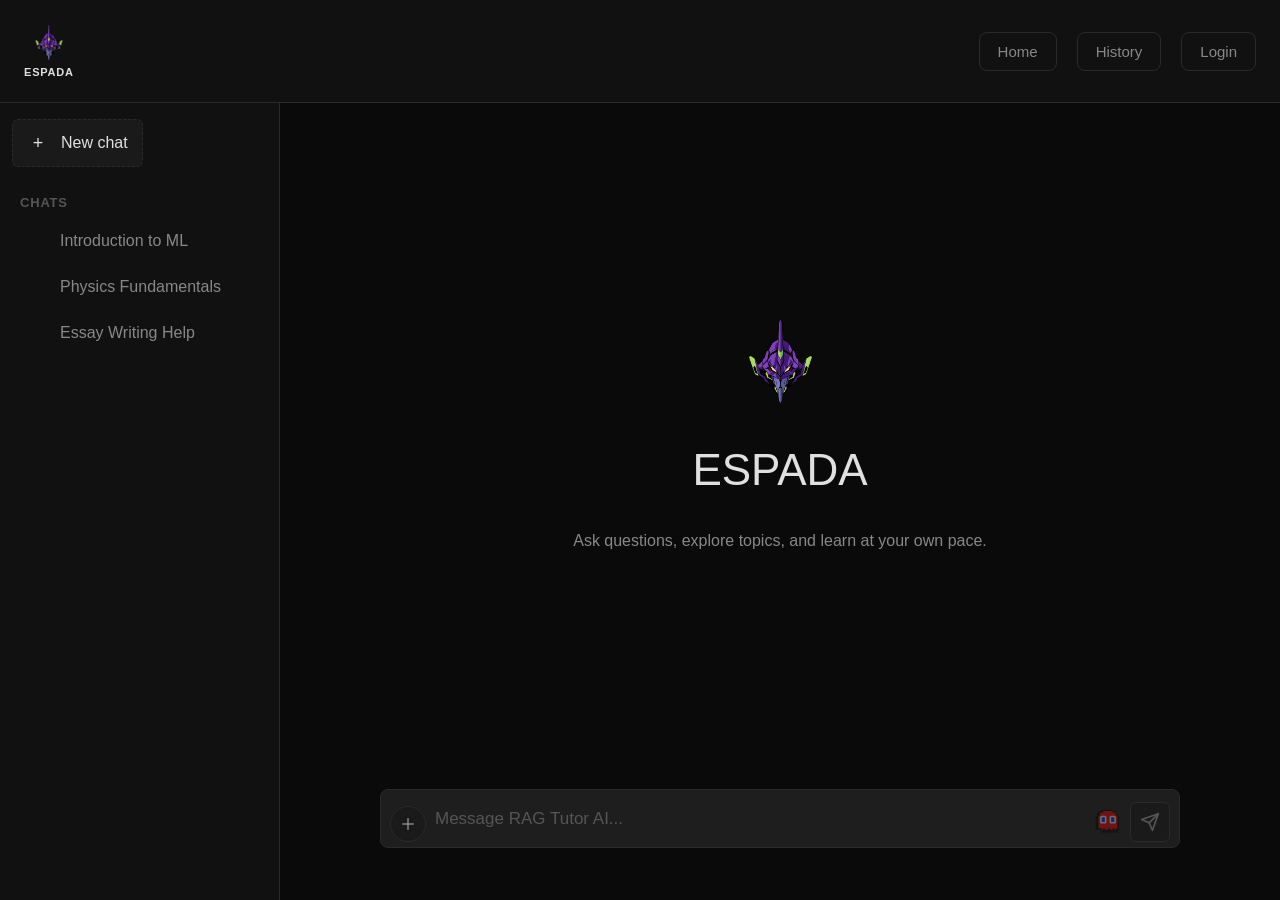
<file: first_Project/index.html>
<!DOCTYPE html>
<html lang="en">

<head>
  <meta charset="UTF-8">
  <meta name="viewport" content="width=device-width, initial-scale=1.0">
  <title>RAG Tutor AI</title>
  <link rel="stylesheet" href="style.css">
</head>

<body>


  <!-- NAVIGATION BAR -->

  <nav id="site-header" class="site-header">
    <div class="site-header__brand">
      <img src="resources/icons/main_icon.png" alt="ESPADA Logo" class="brand-logo-img">
      <span id="logo" class="brand-title">ESPADA</span>
    </div>
    <div class="site-header__links">
      <a href="#" id="nav-home" class="nav-link">Home</a>
      <a href="#" id="nav-history" class="nav-link">History</a>
      <a href="login.html" id="nav-login" class="nav-link">Login</a>
    </div>
  </nav>


  <!-- MAIN CONTENT -->

  <div class="main-layout">

    <!-- Sidebar -->

    <aside id="chat-sidebar" class="chat-sidebar">
      <div class="sidebar-section">
        <button type="button" id="new-chat-btn" class="sidebar-item sidebar-item--highlighted">
          <span class="sidebar-item__icon">+</span>
          <span class="sidebar-item__label">New chat</span>
        </button>
      </div>
      <div class="sidebar-section">
        <div class="sidebar-section__title">Chats</div>
        <div class="sidebar-item">
          <span class="sidebar-item__icon"> </span>
          <span class="sidebar-item__label">Introduction to ML</span>
        </div>
        <div class="sidebar-item">
          <span class="sidebar-item__icon"></span>
          <span class="sidebar-item__label">Physics Fundamentals</span>
        </div>
        <div class="sidebar-item">
          <span class="sidebar-item__icon"> </span>
          <span class="sidebar-item__label">Essay Writing Help</span>
        </div>
      </div>
    </aside>

    <!-- Chat Area -->

    <main id="chat-container" class="chat-container">
      <div id="message-list" class="message-list">

        <!-- Welcome State -->

        <div class="welcome-screen">
          <div class="welcome-screen__icon">
            <img src="resources/icons/main_icon.png" alt="ESPADA Logo" height="89">
          </div>
          <h1 class="welcome-screen__title">ESPADA</h1>
          <p class="welcome-screen__subtitle">
            Ask questions, explore topics, and learn at your own pace.
          </p>
        </div>



        <!-- Input Area -->

        <div class="input-area">
          <div class="input-wrapper">
            <div id="file-preview-container" class="file-preview-container"></div>
            <input type="file" id="file-input" class="file-input" multiple style="display: none;">
            <button type="button" id="upload-button" class="upload-button" aria-label="Upload file" title="Attach file">
              <svg width="20" height="20" viewBox="0 0 24 24" fill="none" stroke="currentColor" stroke-width="2"
                stroke-linecap="round" stroke-linejoin="round">
                <line x1="12" y1="5" x2="12" y2="19"></line>
                <line x1="5" y1="12" x2="19" y2="12"></line>
              </svg>
            </button>
            <textarea id="chat-input" class="chat-input" placeholder="Message RAG Tutor AI..." rows="1"></textarea>

            <div id="pacman-typing-indicator" class="pacman-typing-indicator"
              title="Pac-Man ghost eyes tracking your typing...">
              <svg class="pacman-ghost-svg" viewBox="0 0 16 16" width="28" height="28">
                <!-- Black border outline -->
                <path fill="#000"
                  d="M5 0h6v1h2v1h1v2h1v9h-1v2h-1v-1h-1v1h-1v-1h-1v1h-2v-1h-1v1h-1v-1h-1v1h-1v-2H0V4h1V2h1V1h2V0z" />
                <!-- Red ghost body -->
                <path fill="#FF0000" d="M5 1h6v1h2v2h1v8h-1v1h-1v-1h-1v1h-2v-1h-1v1h-2v-1h-1v1h-1v-1H2V4h1V2h2V1z" />
                <!-- White eye sockets -->
                <rect x="3" y="4" width="4" height="5" fill="#FFF" rx="1" />
                <rect x="9" y="4" width="4" height="5" fill="#FFF" rx="1" />
                <!-- Moving Blue Pupils -->
                <g class="ghost-pupils">
                  <rect x="4" y="5" width="2" height="3" fill="#0033FF" />
                  <rect x="10" y="5" width="2" height="3" fill="#0033FF" />
                </g>
              </svg>
            </div>

            <button id="send-button" class="send-button">
              <svg width="16" height="16" viewBox="0 0 24 24" fill="none" stroke="currentColor" stroke-width="2"
                stroke-linecap="round" stroke-linejoin="round">
                <line x1="22" y1="2" x2="11" y2="13"></line>
                <polygon points="22 2 15 22 11 13 2 9 22 2"></polygon>
              </svg>
            </button>
          </div>
        </div>
    </main>
  </div>
  <script src="script.js" defer></script>
</body>

</html>
</file>
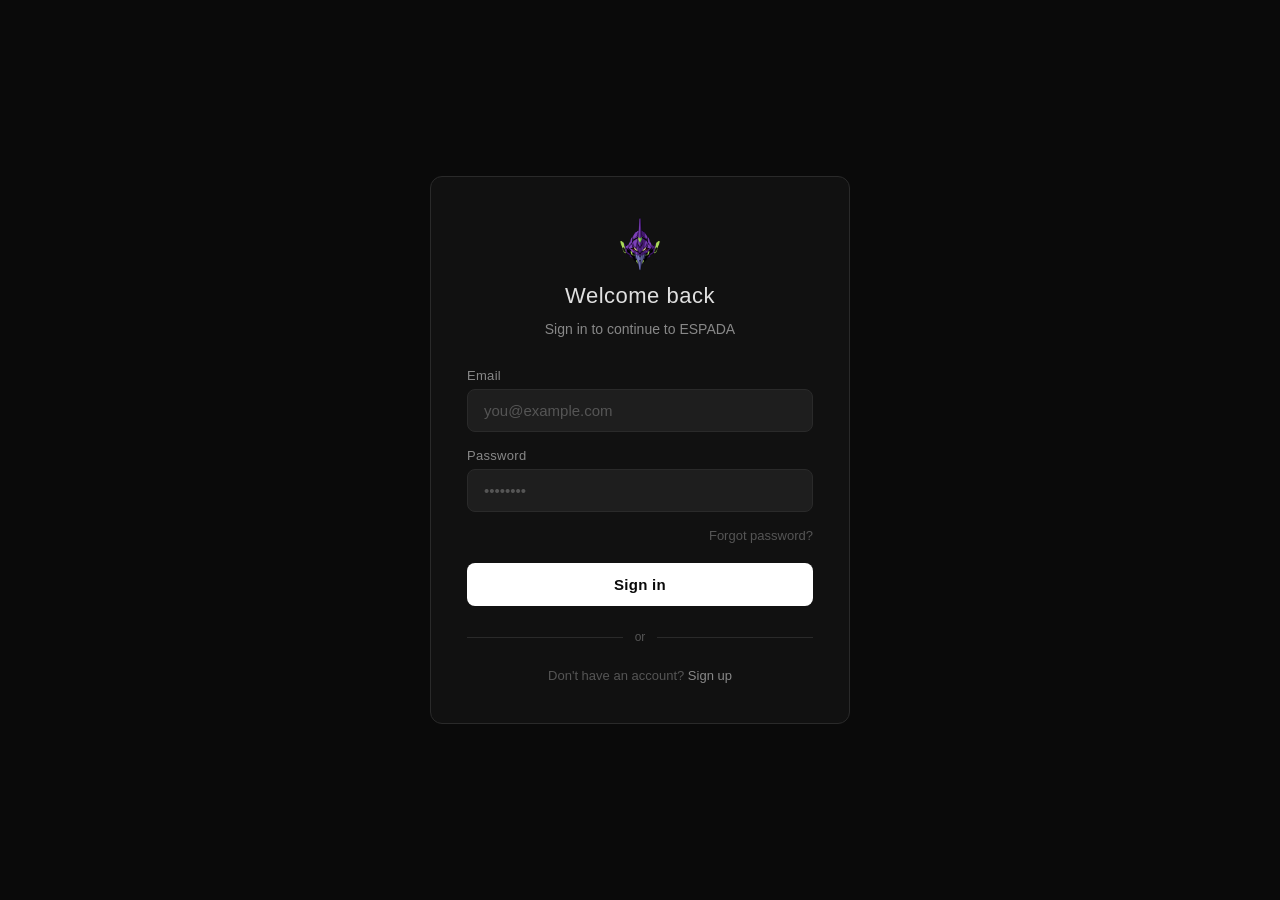
<file: first_Project/login.html>
<!DOCTYPE html>
<html lang="en">

<head>
    <meta charset="UTF-8">
    <meta name="viewport" content="width=device-width, initial-scale=1.0">
    <title>Login — ESPADA</title>
    <meta name="description" content="Sign in to ESPADA, your intelligent educational AI tutor.">
    <link rel="stylesheet" href="style.css">
</head>

<body class="auth-page">



    <!-- LOGIN CONTENT -->

    <div class="login-page">
        <div class="login-card">

            <div class="login-card__header">
                <img src="resources/icons/main_icon.png" alt="ESPADA Logo" class="login-card__logo">
                <h1 class="login-card__title">Welcome back</h1>
                <p class="login-card__subtitle">Sign in to continue to ESPADA</p>
            </div>

            <form class="login-form" id="login-form" novalidate>

                <div class="form-field">
                    <label for="login-email">Email</label>
                    <input type="email" id="login-email" name="email" placeholder="you@example.com" autocomplete="email"
                        required>
                </div>

                <div class="form-field">
                    <label for="login-password">Password</label>
                    <input type="password" id="login-password" name="password" placeholder="••••••••"
                        autocomplete="current-password" required>
                </div>

                <a href="#" class="forgot-link" id="forgot-password-link">Forgot password?</a>

                <p class="login-error" id="login-error">Invalid email or password. Please try again.</p>

                <button type="submit" class="login-btn" id="login-submit-btn">Sign in</button>

            </form>

            <div class="login-divider">or</div>

            <div class="login-card__footer">
                Don't have an account? <a href="register.html" id="signup-link">Sign up</a>
            </div>

        </div>
    </div>

    <script src="script.js" defer></script>
</body>

</html>
</file>
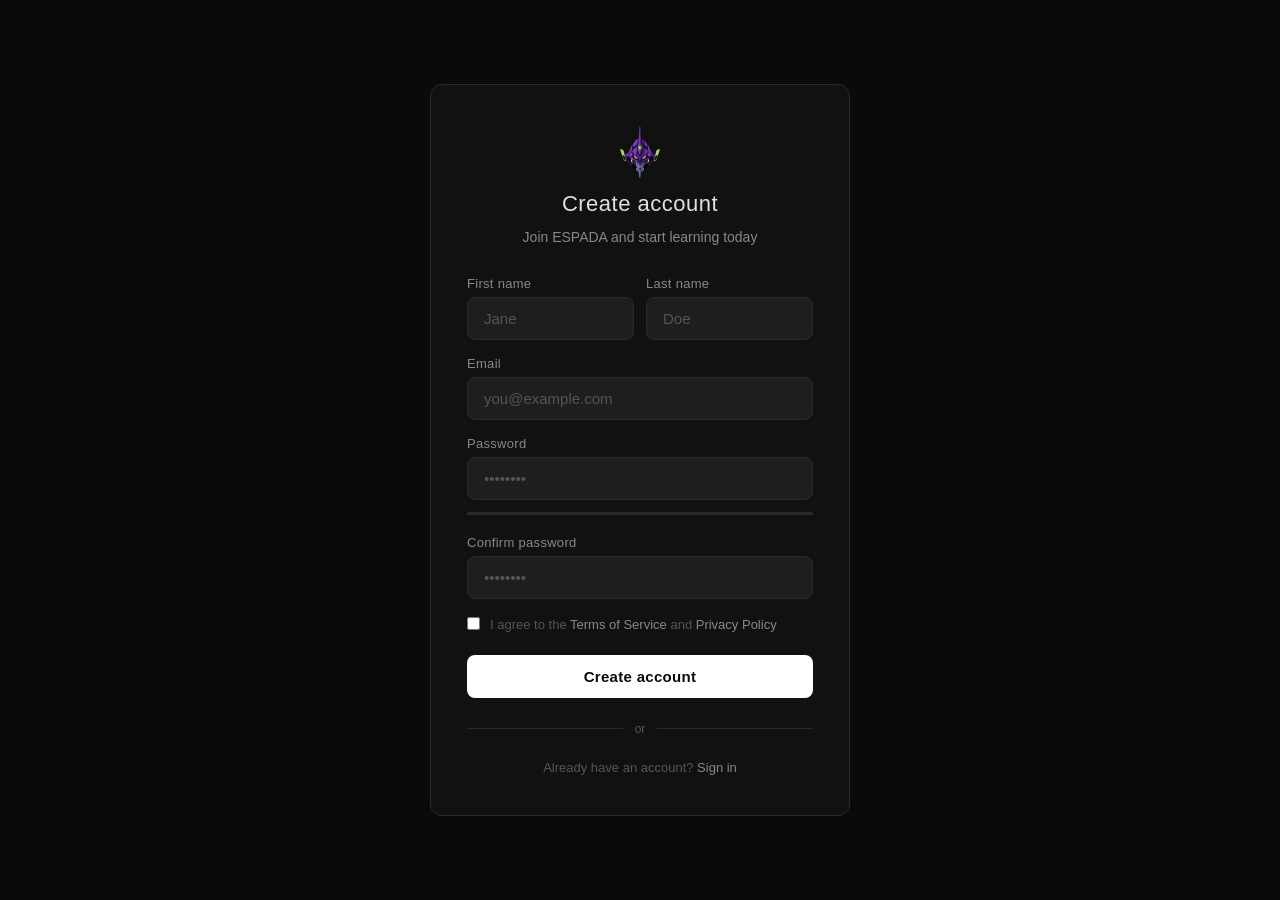
<file: first_Project/register.html>
<!DOCTYPE html>
<html lang="en">

<head>
    <meta charset="UTF-8">
    <meta name="viewport" content="width=device-width, initial-scale=1.0">
    <title>Register — ESPADA</title>
    <meta name="description" content="Create your ESPADA account and start learning today.">
    <link rel="stylesheet" href="style.css">
</head>

<body class="auth-page">



    <!-- REGISTER CONTENT -->

    <div class="login-page">
        <div class="login-card">

            <div class="login-card__header">
                <img src="resources/icons/main_icon.png" alt="ESPADA Logo" class="login-card__logo">
                <h1 class="login-card__title">Create account</h1>
                <p class="login-card__subtitle">Join ESPADA and start learning today</p>
            </div>

            <form class="login-form" id="register-form" novalidate>

                <div class="form-row">
                    <div class="form-field">
                        <label for="reg-firstname">First name</label>
                        <input type="text" id="reg-firstname" name="firstname"
                            placeholder="Jane" autocomplete="given-name" required>
                    </div>
                    <div class="form-field">
                        <label for="reg-lastname">Last name</label>
                        <input type="text" id="reg-lastname" name="lastname"
                            placeholder="Doe" autocomplete="family-name" required>
                    </div>
                </div>

                <div class="form-field">
                    <label for="reg-email">Email</label>
                    <input type="email" id="reg-email" name="email"
                        placeholder="you@example.com" autocomplete="email" required>
                </div>

                <div class="form-field">
                    <label for="reg-password">Password</label>
                    <input type="password" id="reg-password" name="password"
                        placeholder="••••••••" autocomplete="new-password" required>
                    <div class="password-strength">
                        <div class="password-strength__track">
                            <div class="password-strength__fill" id="strength-fill"></div>
                        </div>
                        <span class="password-strength__label" id="strength-label"></span>
                    </div>
                </div>

                <div class="form-field">
                    <label for="reg-confirm">Confirm password</label>
                    <input type="password" id="reg-confirm" name="confirm"
                        placeholder="••••••••" autocomplete="new-password" required>
                </div>

                <div class="terms-row">
                    <input type="checkbox" id="reg-terms" name="terms">
                    <label for="reg-terms">
                        I agree to the <a href="#" id="terms-link">Terms of Service</a>
                        and <a href="#" id="privacy-link">Privacy Policy</a>
                    </label>
                </div>

                <p class="login-error" id="register-error">Please fill in all fields correctly.</p>

                <button type="submit" class="login-btn" id="register-submit-btn">Create account</button>

            </form>

            <div class="login-divider">or</div>

            <div class="login-card__footer">
                Already have an account? <a href="login.html" id="signin-link">Sign in</a>
            </div>

        </div>
    </div>

    <script src="script.js" defer></script>
</body>

</html>
</file>
<file: first_Project/style.css>
*,
*::before,
*::after {
  margin: 0;
  padding: 0;
  box-sizing: border-box;
}

:root {
  --color-bg-primary: #0a0a0a;
  --color-bg-secondary: #111111;
  --color-bg-tertiary: #1a1a1a;
  --color-bg-input: #1e1e1e;
  --color-border: #2a2a2a;
  --color-text-primary: #e0e0e0;
  --color-text-secondary: #888888;
  --color-text-muted: #555555;
  --color-accent: #ffffff;
  --color-accent-hover: #cccccc;
}

body {
  font-family: -apple-system, BlinkMacSystemFont, 'Segoe UI', Roboto, 'Helvetica Neue', Arial, sans-serif;
  background-color: var(--color-bg-primary);
  color: var(--color-text-primary);
  height: 100vh;
  display: flex;
  flex-direction: column;
  overflow: hidden;
}

/* Site Header (Navigation) */
.site-header {
  display: flex;
  align-items: center;
  justify-content: space-between;
  padding: 24px 24px;
  border-bottom: 1px solid var(--color-border);
  background-color: var(--color-bg-secondary);
  flex-shrink: 0;
}

.site-header__brand {
  display: flex;
  flex-direction: column;
  align-items: center;
  gap: 4px;
}

.brand-logo-img {
  height: 38px;
  width: auto;
  object-fit: contain;
}

.brand-title {
  font-size: 11px;
  font-weight: 600;
  color: var(--color-text-primary);
  letter-spacing: 0.8px;
  text-transform: uppercase;
}

.site-header__links {
  display: flex;
  gap: 20px;
}

.nav-link {
  padding: 10px 18px;
  font-size: 15px;
  font-weight: 500;
  color: var(--color-text-secondary);
  background-color: transparent;
  border: 1px solid var(--color-border);
  border-radius: 8px;
  cursor: pointer;
  text-decoration: none;
  transition: all 0.2s ease;
}

.nav-link:hover {
  color: var(--color-text-primary);
  border-color: var(--color-text-muted);
  background-color: var(--color-bg-tertiary);
}

.nav-link:active {
  transform: scale(0.98);
}

/* Main Layout */
.main-layout {
  display: flex;
  flex: 1;
  overflow: hidden;
}

/* Chat Sidebar */
.chat-sidebar {
  width: 280px;
  background-color: var(--color-bg-secondary);
  border-right: 1px solid var(--color-border);
  padding: 16px 12px;
  display: flex;
  flex-direction: column;
  flex-shrink: 0;
  overflow-y: auto;
}

.sidebar-section {
  margin-bottom: 24px;
}

.sidebar-section__title {
  font-size: 13px;
  font-weight: 600;
  text-transform: uppercase;
  letter-spacing: 0.8px;
  color: var(--color-text-muted);
  padding: 0 8px;
  margin-bottom: 8px;
}

.sidebar-item {
  display: flex;
  align-items: center;
  gap: 12px;
  padding: 12px 14px;
  border-radius: 6px;
  font-size: 16px;
  color: var(--color-text-secondary);
  cursor: pointer;
  transition: all 0.15s ease;
}

.sidebar-item:hover {
  background-color: var(--color-bg-tertiary);
  color: var(--color-text-primary);
}

.sidebar-item--highlighted {
  background-color: var(--color-bg-tertiary);
  color: var(--color-text-primary);
  border: 1px dashed var(--color-border);
  justify-content: center;
  margin-bottom: 4px;
}

.sidebar-item--highlighted:hover {
  border-color: var(--color-text-muted);
}

.sidebar-item__icon {
  width: 22px;
  height: 22px;
  display: flex;
  align-items: center;
  justify-content: center;
  font-size: 18px;
}

.sidebar-item__label {
  flex: 1;
}

/* Chat Container */

.chat-container {
  flex: 1;
  display: flex;
  flex-direction: column;
  background-color: var(--color-bg-primary);
  min-width: 0;
}

/* Message List */
.message-list {
  flex: 1;
  overflow-y: auto;
  padding: 24px;
  display: flex;
  flex-direction: column;
  gap: 20px;
}

@keyframes fade-in {
  from {
    opacity: 0;
    transform: translateY(10px);
  }

  to {
    opacity: 1;
    transform: translateY(0);
  }
}

/* Welcome Screen */
.welcome-screen {
  flex: 1;
  display: flex;
  flex-direction: column;
  align-items: center;
  justify-content: center;
  padding: 48px 24px;
  gap: 30px;
}

.welcome-screen__icon {
  display: flex;
  align-items: center;
  justify-content: center;
  margin-bottom: 8px;
}

.welcome-screen__icon img {
  max-height: 89px;
  width: auto;
  object-fit: contain;
}

.welcome-screen__title {
  font-size: 44px;
  font-weight: 500;
  color: var(--color-text-primary);
  margin-bottom: 4px;
}

.welcome-screen__subtitle {
  font-size: 16px;
  color: var(--color-text-secondary);
  text-align: center;
  max-width: 540px;
  line-height: 1.5;
}

/* Input Area */
.input-area {
  padding: 16px 24px 24px;
  background-color: var(--color-bg-primary);
  flex-shrink: 0;
}

.input-wrapper {
  max-width: 800px;
  margin: 0 auto;
  position: relative;
}

.chat-input {
  width: 100%;
  padding: 16px 96px 16px 54px;
  font-size: 17px;
  font-family: inherit;
  background-color: var(--color-bg-input);
  border: 1px solid var(--color-border);
  border-radius: 8px;
  color: var(--color-text-primary);
  outline: none;
  resize: none;
  min-height: 56px;
  max-height: 200px;
  line-height: 1.5;
  transition: border-color 0.2s ease;
}

.chat-input::placeholder {
  color: var(--color-text-muted);
}

.chat-input:focus {
  border-color: var(--color-text-muted);
}

.pacman-typing-indicator {
  position: absolute;
  right: 56px;
  bottom: 14px;
  width: 32px;
  height: 32px;
  display: flex;
  align-items: center;
  justify-content: center;
  opacity: 0.35;
  transform: scale(0.9);
  transition: opacity 0.3s ease, transform 0.3s ease;
  pointer-events: none;
  z-index: 2;
  image-rendering: pixelated;
}

.pacman-typing-indicator.is-typing {
  opacity: 1;
  transform: scale(1.1);
}

@keyframes ghost-eyes-move {
  0% {
    transform: translateX(-1.8px);
  }

  100% {
    transform: translateX(1.8px);
  }
}

@keyframes ghost-float {

  0%,
  100% {
    transform: translateY(0);
  }

  50% {
    transform: translateY(-3px);
  }
}

.pacman-ghost-svg .ghost-pupils {
  transition: transform 0.1s ease;
}

.pacman-typing-indicator.is-typing .ghost-pupils {
  animation: ghost-eyes-move 0.35s ease-in-out infinite alternate;
}

.pacman-typing-indicator.is-typing .pacman-ghost-svg {
  animation: ghost-float 0.6s ease-in-out infinite;
}

.upload-button {
  position: absolute;
  left: 10px;
  bottom: 10px;
  width: 36px;
  height: 36px;
  border-radius: 50%;
  background-color: var(--color-bg-tertiary);
  border: 1px solid var(--color-border);
  display: flex;
  align-items: center;
  justify-content: center;
  cursor: pointer;
  color: var(--color-text-secondary);
  transition: all 0.2s ease;
  z-index: 2;
}

.upload-button svg {
  width: 18px;
  height: 18px;
}

.upload-button:hover {
  background-color: var(--color-border);
  color: var(--color-text-primary);
  transform: scale(1.05);
}

.upload-button:active {
  transform: scale(0.95);
}

.file-preview-container {
  display: flex;
  flex-wrap: wrap;
  gap: 8px;
  margin-bottom: 8px;
}

.file-chip {
  display: inline-flex;
  align-items: center;
  gap: 6px;
  padding: 6px 12px;
  background-color: var(--color-bg-tertiary);
  border: 1px solid var(--color-border);
  border-radius: 16px;
  font-size: 13px;
  color: var(--color-text-primary);
  animation: fade-in 0.2s ease;
}

.file-chip__name {
  max-width: 180px;
  overflow: hidden;
  text-overflow: ellipsis;
  white-space: nowrap;
}

.file-chip__remove {
  background: none;
  border: none;
  color: var(--color-text-muted);
  cursor: pointer;
  font-size: 16px;
  line-height: 1;
  display: flex;
  align-items: center;
  justify-content: center;
  padding: 0 2px;
  border-radius: 50%;
  transition: color 0.15s ease;
}

.file-chip__remove:hover {
  color: #ff5555;
}

.send-button {
  position: absolute;
  right: 10px;
  bottom: 10px;
  width: 40px;
  height: 40px;
  border-radius: 6px;
  background-color: var(--color-bg-tertiary);
  border: 1px solid var(--color-border);
  display: flex;
  align-items: center;
  justify-content: center;
  cursor: pointer;
  color: var(--color-text-muted);
  transition: all 0.2s ease;
}

.send-button svg {
  width: 20px;
  height: 20px;
}

.send-button:hover {
  background-color: var(--color-border);
  color: var(--color-text-primary);
}

/* Scrollbar */
::-webkit-scrollbar {
  width: 6px;
}

::-webkit-scrollbar-track {
  background: transparent;
}

::-webkit-scrollbar-thumb {
  background-color: var(--color-border);
  border-radius: 3px;
}

::-webkit-scrollbar-thumb:hover {
  background-color: var(--color-text-muted);
}

/* Responsive */
@media (max-width: 768px) {
  .chat-sidebar {
    display: none;
  }

  .site-header {
    padding: 12px 16px;
  }

  .message-list {
    padding: 16px;
  }

  .input-area {
    padding: 12px 16px 20px;
  }
}

/* ── Auth Pages (Login & Register) ─────────────────────────── */

body.auth-page,
body:has(.login-page) {
  overflow: auto;
  justify-content: flex-start;
}

.login-page {
  flex: 1;
  display: flex;
  flex-direction: column;
  align-items: center;
  justify-content: center;
  padding: 48px 24px;
  min-height: 100vh;
}

.login-card {
  width: 100%;
  max-width: 420px;
  background-color: var(--color-bg-secondary);
  border: 1px solid var(--color-border);
  border-radius: 12px;
  padding: 40px 36px;
  display: flex;
  flex-direction: column;
  gap: 24px;
  animation: card-in 0.35s ease both;
}

@keyframes card-in {
  from {
    opacity: 0;
    transform: translateY(18px);
  }

  to {
    opacity: 1;
    transform: translateY(0);
  }
}

.login-card__header {
  display: flex;
  flex-direction: column;
  align-items: center;
  gap: 10px;
  margin-bottom: 4px;
}

.login-card__logo {
  height: 56px;
  width: auto;
  object-fit: contain;
}

.login-card__title {
  font-size: 22px;
  font-weight: 500;
  color: var(--color-text-primary);
  letter-spacing: 0.5px;
}

.login-card__subtitle {
  font-size: 14px;
  color: var(--color-text-secondary);
  text-align: center;
  line-height: 1.5;
}

/* Form Elements */
.login-form {
  display: flex;
  flex-direction: column;
  gap: 16px;
}

.form-row {
  display: flex;
  gap: 12px;
}

.form-row .form-field {
  flex: 1;
}

.form-field {
  display: flex;
  flex-direction: column;
  gap: 6px;
}

.form-field label {
  font-size: 13px;
  font-weight: 500;
  color: var(--color-text-secondary);
  letter-spacing: 0.3px;
}

.form-field input {
  width: 100%;
  padding: 12px 16px;
  font-size: 15px;
  font-family: inherit;
  background-color: var(--color-bg-input);
  border: 1px solid var(--color-border);
  border-radius: 8px;
  color: var(--color-text-primary);
  outline: none;
  transition: border-color 0.2s ease;
}

.form-field input::placeholder {
  color: var(--color-text-muted);
}

.form-field input:focus {
  border-color: var(--color-text-muted);
}

.form-field input.input-error {
  border-color: #ff5555;
}

/* Forgot Password Link */
.forgot-link {
  font-size: 13px;
  color: var(--color-text-muted);
  text-align: right;
  text-decoration: none;
  transition: color 0.2s ease;
}

.forgot-link:hover {
  color: var(--color-text-secondary);
}

/* Password Strength Meter */
.password-strength {
  margin-top: 6px;
  display: flex;
  flex-direction: column;
  gap: 4px;
}

.password-strength__track {
  height: 3px;
  background-color: var(--color-border);
  border-radius: 2px;
  overflow: hidden;
}

.password-strength__fill {
  height: 100%;
  width: 0%;
  border-radius: 2px;
  transition: width 0.3s ease, background-color 0.3s ease;
}

.password-strength__label {
  font-size: 11px;
  color: var(--color-text-muted);
  transition: color 0.3s ease;
}

.password-strength[data-strength="0"] .password-strength__fill {
  width: 0%;
  background-color: transparent;
}
.password-strength[data-strength="0"] .password-strength__label {
  color: var(--color-text-muted);
}

.password-strength[data-strength="1"] .password-strength__fill {
  width: 33%;
  background-color: #ff5555;
}
.password-strength[data-strength="1"] .password-strength__label {
  color: #ff5555;
}

.password-strength[data-strength="2"] .password-strength__fill {
  width: 66%;
  background-color: #ffaa33;
}
.password-strength[data-strength="2"] .password-strength__label {
  color: #ffaa33;
}

.password-strength[data-strength="3"] .password-strength__fill {
  width: 100%;
  background-color: #44cc77;
}
.password-strength[data-strength="3"] .password-strength__label {
  color: #44cc77;
}

/* Terms Checkbox */
.terms-row {
  display: flex;
  align-items: flex-start;
  gap: 10px;
}

.terms-row input[type="checkbox"] {
  margin-top: 2px;
  accent-color: var(--color-accent);
  flex-shrink: 0;
  cursor: pointer;
}

.terms-row label {
  font-size: 13px;
  color: var(--color-text-muted);
  line-height: 1.5;
  cursor: pointer;
}

.terms-row label a {
  color: var(--color-text-secondary);
  text-decoration: none;
  transition: color 0.2s ease;
}

.terms-row label a:hover {
  color: var(--color-text-primary);
}

/* Submit Button */
.login-btn {
  width: 100%;
  padding: 13px;
  font-size: 15px;
  font-weight: 600;
  font-family: inherit;
  color: var(--color-bg-primary);
  background-color: var(--color-accent);
  border: none;
  border-radius: 8px;
  cursor: pointer;
  letter-spacing: 0.3px;
  transition: background-color 0.2s ease, transform 0.1s ease;
  margin-top: 4px;
}

.login-btn:hover {
  background-color: var(--color-accent-hover);
}

.login-btn:active {
  transform: scale(0.98);
}

.login-btn:disabled {
  opacity: 0.45;
  cursor: not-allowed;
  transform: none;
}

/* Divider */
.login-divider {
  display: flex;
  align-items: center;
  gap: 12px;
  color: var(--color-text-muted);
  font-size: 12px;
}

.login-divider::before,
.login-divider::after {
  content: '';
  flex: 1;
  height: 1px;
  background-color: var(--color-border);
}

/* Footer Note */
.login-card__footer {
  text-align: center;
  font-size: 13px;
  color: var(--color-text-muted);
}

.login-card__footer a {
  color: var(--color-text-secondary);
  text-decoration: none;
  transition: color 0.2s ease;
}

.login-card__footer a:hover {
  color: var(--color-text-primary);
}

/* Error Message */
.login-error {
  font-size: 13px;
  color: #ff5555;
  text-align: center;
  display: none;
}

.login-error.visible {
  display: block;
}
</file>
